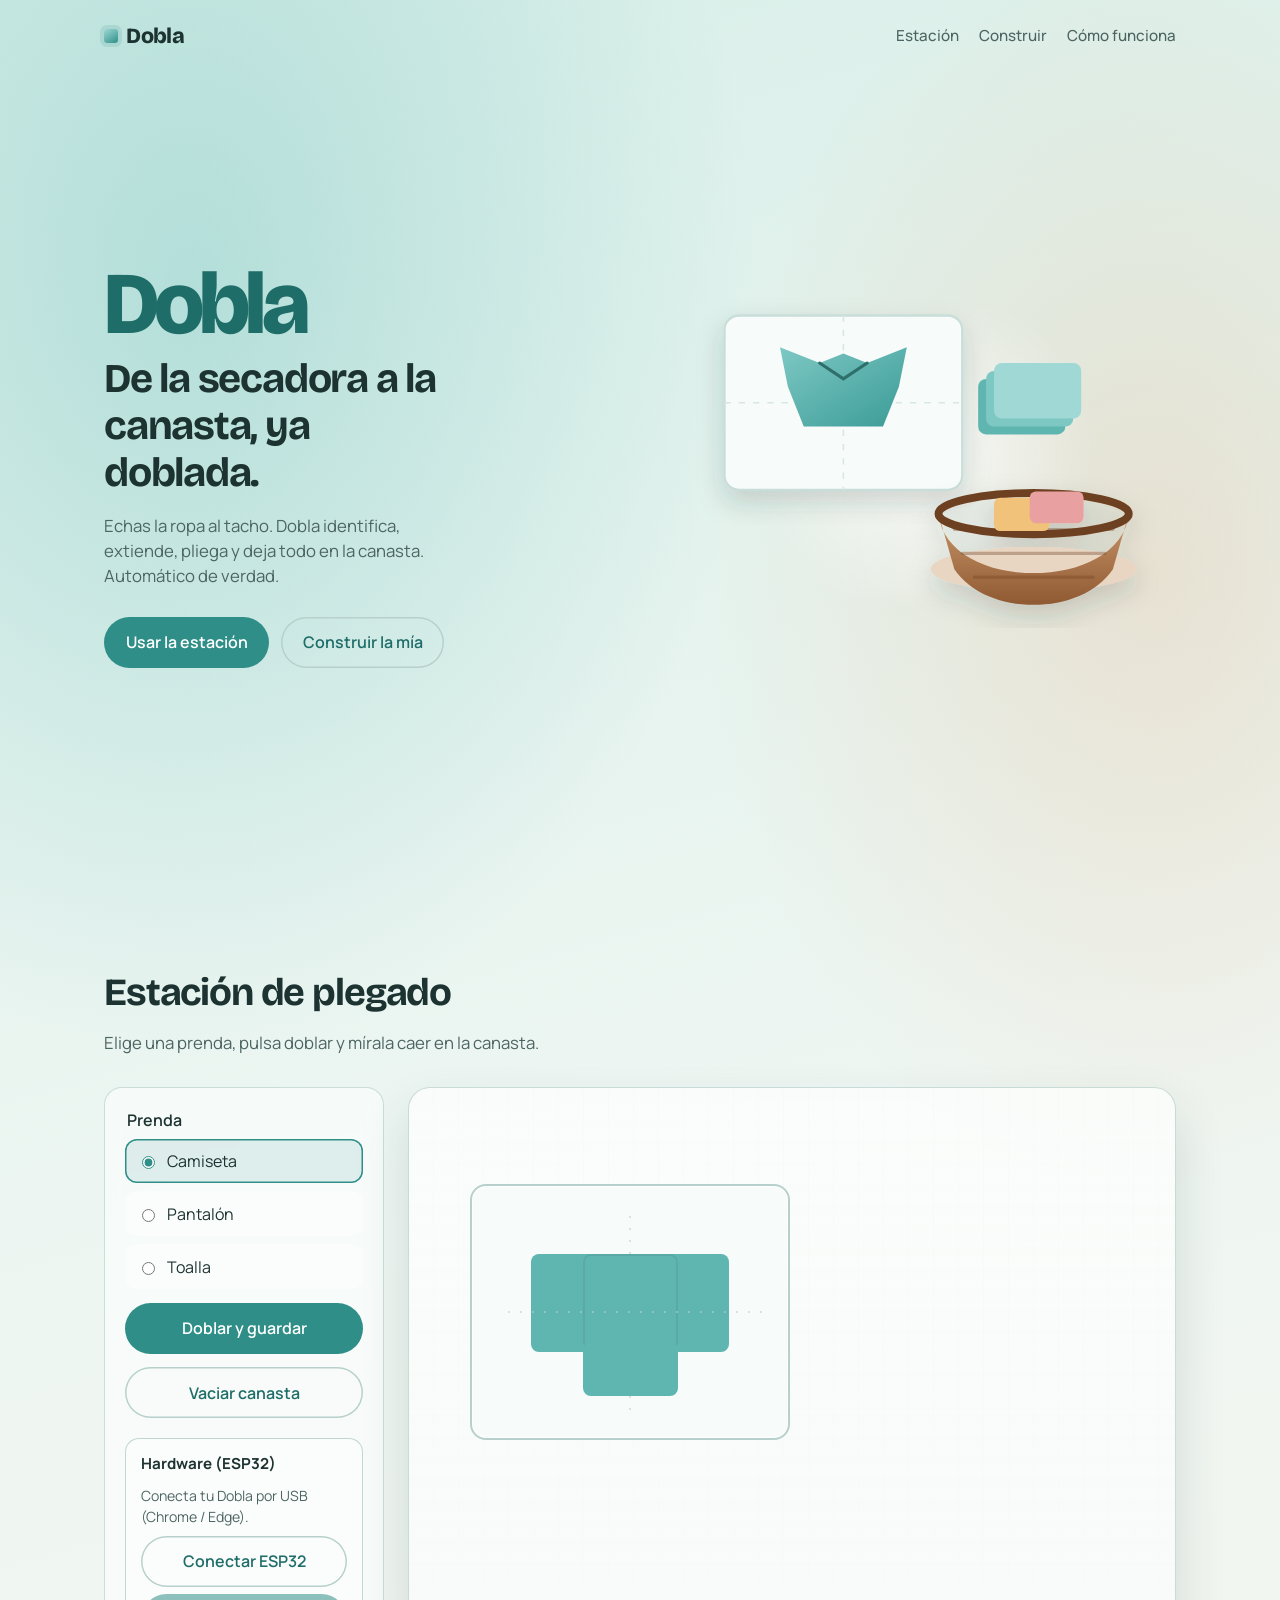
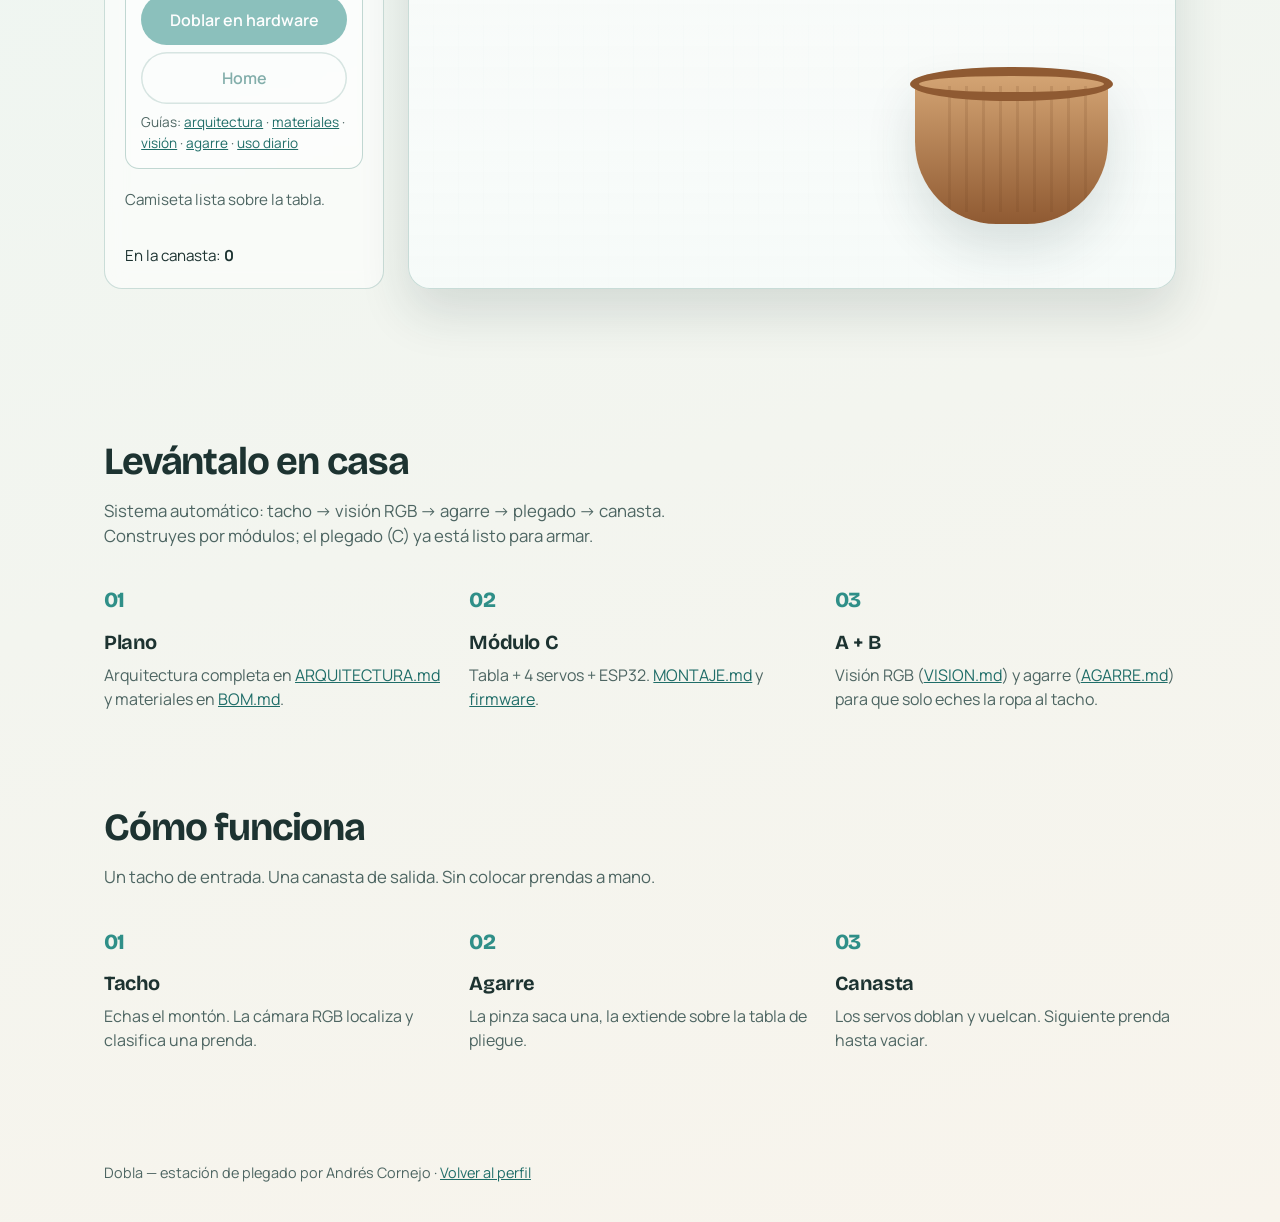
<file: plegado/index.html>
<!DOCTYPE html>
<html lang="es">
  <head>
    <meta charset="UTF-8" />
    <meta name="viewport" content="width=device-width, initial-scale=1" />
    <title>Dobla — tu ropa, doblada y en la canasta</title>
    <meta
      name="description"
      content="Prototipo interactivo de una estación que dobla tu ropa y la deja lista en la canasta."
    />
    <link
      rel="icon"
      href="data:image/svg+xml,%3Csvg xmlns='http://www.w3.org/2000/svg' viewBox='0 0 32 32'%3E%3Crect width='32' height='32' rx='8' fill='%232f8f88'/%3E%3C/svg%3E"
    />
    <link rel="preconnect" href="https://fonts.googleapis.com" />
    <link rel="preconnect" href="https://fonts.gstatic.com" crossorigin />
    <link
      href="https://fonts.googleapis.com/css2?family=Bricolage+Grotesque:opsz,wght@12..96,500;12..96,700;12..96,800&family=Manrope:wght@400;500;600&display=swap"
      rel="stylesheet"
    />
    <link rel="stylesheet" href="./styles.css" />
  </head>
  <body>
    <div class="atmosphere" aria-hidden="true"></div>

    <header class="site-header">
      <a class="brand" href="#inicio" aria-label="Dobla inicio">
        <span class="brand-mark" aria-hidden="true"></span>
        Dobla
      </a>
      <nav class="nav">
        <a href="#estacion">Estación</a>
        <a href="#construir">Construir</a>
        <a href="#como">Cómo funciona</a>
      </nav>
    </header>

    <main>
      <section id="inicio" class="hero">
        <div class="hero-copy">
          <p class="brand-lockup">Dobla</p>
          <h1>De la secadora a la canasta, ya doblada.</h1>
          <p class="lede">
            Echas la ropa al tacho. Dobla identifica, extiende, pliega y deja
            todo en la canasta. Automático de verdad.
          </p>
          <div class="cta-row">
            <a class="btn btn-primary" href="#estacion">Usar la estación</a>
            <a class="btn btn-ghost" href="#construir">Construir la mía</a>
          </div>
        </div>

        <div class="hero-stage" aria-hidden="true">
          <div class="hero-glow"></div>
          <svg
            class="hero-illustration"
            viewBox="0 0 640 520"
            role="img"
            aria-label="Ilustración de ropa doblándose hacia una canasta"
          >
            <defs>
              <linearGradient id="shirtGrad" x1="0" y1="0" x2="1" y2="1">
                <stop offset="0%" stop-color="#7ec8c4" />
                <stop offset="100%" stop-color="#3a9b96" />
              </linearGradient>
              <linearGradient id="basketGrad" x1="0" y1="0" x2="0" y2="1">
                <stop offset="0%" stop-color="#c9956a" />
                <stop offset="100%" stop-color="#8f5a32" />
              </linearGradient>
              <filter id="softShadow" x="-20%" y="-20%" width="140%" height="140%">
                <feDropShadow
                  dx="0"
                  dy="14"
                  stdDeviation="16"
                  flood-color="#1f3a3a"
                  flood-opacity="0.18"
                />
              </filter>
            </defs>

            <!-- folding board -->
            <rect
              x="70"
              y="70"
              width="300"
              height="220"
              rx="18"
              fill="#f7fbfa"
              stroke="#c9ddd9"
              stroke-width="3"
              filter="url(#softShadow)"
            />
            <path
              d="M220 70 V290"
              stroke="#d7e7e4"
              stroke-width="2"
              stroke-dasharray="8 10"
            />
            <path
              d="M70 180 H370"
              stroke="#d7e7e4"
              stroke-width="2"
              stroke-dasharray="8 10"
            />

            <!-- shirt being folded -->
            <g class="hero-shirt">
              <path
                d="M140 110 L190 130 L220 118 L250 130 L300 110 L290 160 L270 210 L170 210 L150 160 Z"
                fill="url(#shirtGrad)"
              />
              <path
                d="M190 130 L220 150 L250 130"
                fill="none"
                stroke="#2f6f6b"
                stroke-width="4"
                stroke-linecap="round"
              />
            </g>

            <!-- folded stack mid-air -->
            <g class="hero-fold">
              <rect x="390" y="150" width="110" height="70" rx="10" fill="#5fb5b0" />
              <rect x="400" y="140" width="110" height="70" rx="10" fill="#7ec8c4" />
              <rect x="410" y="130" width="110" height="70" rx="10" fill="#9fd8d4" />
            </g>

            <!-- basket -->
            <g class="hero-basket" filter="url(#softShadow)">
              <ellipse cx="460" cy="390" rx="130" ry="28" fill="#e8d5c2" />
              <path
                d="M340 320 C350 420, 570 420, 580 320 L560 390 C520 450, 400 450, 360 390 Z"
                fill="url(#basketGrad)"
              />
              <path
                d="M360 340 H560 M370 370 H550 M385 400 H535"
                stroke="#6e4120"
                stroke-width="4"
                stroke-linecap="round"
                opacity="0.35"
              />
              <ellipse
                cx="460"
                cy="320"
                rx="120"
                ry="26"
                fill="none"
                stroke="#6e4120"
                stroke-width="10"
              />
              <!-- clothes already in basket -->
              <rect x="410" y="300" width="70" height="42" rx="8" fill="#f0c27a" />
              <rect x="455" y="292" width="68" height="40" rx="8" fill="#e8a0a0" />
            </g>
          </svg>
        </div>
      </section>

      <section id="estacion" class="station">
        <div class="section-intro">
          <h2>Estación de plegado</h2>
          <p>Elige una prenda, pulsa doblar y mírala caer en la canasta.</p>
        </div>

        <div class="station-layout">
          <div class="controls">
            <fieldset class="garment-picker">
              <legend>Prenda</legend>
              <label class="garment-option">
                <input type="radio" name="garment" value="camiseta" checked />
                <span>Camiseta</span>
              </label>
              <label class="garment-option">
                <input type="radio" name="garment" value="pantalon" />
                <span>Pantalón</span>
              </label>
              <label class="garment-option">
                <input type="radio" name="garment" value="toalla" />
                <span>Toalla</span>
              </label>
            </fieldset>

            <button type="button" class="btn btn-primary" id="fold-btn">
              Doblar y guardar
            </button>
            <button type="button" class="btn btn-ghost" id="reset-btn">
              Vaciar canasta
            </button>

            <div class="hw-panel">
              <p class="hw-title">Hardware (ESP32)</p>
              <p class="hw-hint" id="hw-support">
                Conecta tu Dobla por USB (Chrome / Edge).
              </p>
              <div class="hw-actions">
                <button type="button" class="btn btn-ghost" id="connect-btn">
                  Conectar ESP32
                </button>
                <button
                  type="button"
                  class="btn btn-primary"
                  id="hw-fold-btn"
                  disabled
                >
                  Doblar en hardware
                </button>
                <button
                  type="button"
                  class="btn btn-ghost"
                  id="hw-home-btn"
                  disabled
                >
                  Home
                </button>
              </div>
              <p class="hw-link">
                Guías:
                <a href="./hardware/ARQUITECTURA.md">arquitectura</a>
                ·
                <a href="./hardware/BOM.md">materiales</a>
                ·
                <a href="./hardware/VISION.md">visión</a>
                ·
                <a href="./hardware/AGARRE.md">agarre</a>
                ·
                <a href="./hardware/USO_DIARIO.md">uso diario</a>
              </p>
            </div>

            <p class="status" id="status" role="status" aria-live="polite">
              Lista para la primera prenda.
            </p>
            <p class="counter">
              En la canasta: <strong id="count">0</strong>
            </p>
          </div>

          <div class="stage" id="stage" aria-label="Simulación de plegado">
            <div class="board">
              <div class="garment flat" id="garment" data-type="camiseta">
                <div class="panel left"></div>
                <div class="panel center"></div>
                <div class="panel right"></div>
                <div class="panel bottom"></div>
              </div>
            </div>

            <div class="flight-path" aria-hidden="true">
              <div class="folded-item" id="folded-item"></div>
            </div>

            <div class="basket" id="basket">
              <div class="basket-rim"></div>
              <div class="basket-body">
                <div class="stack" id="stack"></div>
              </div>
            </div>
          </div>
        </div>
      </section>

      <section id="construir" class="build">
        <div class="section-intro">
          <h2>Levántalo en casa</h2>
          <p>
            Sistema automático: tacho → visión RGB → agarre → plegado → canasta.
            Construyes por módulos; el plegado (C) ya está listo para armar.
          </p>
        </div>
        <ol class="steps">
          <li>
            <strong>Plano</strong>
            <span
              >Arquitectura completa en
              <a href="./hardware/ARQUITECTURA.md">ARQUITECTURA.md</a>
              y materiales en <a href="./hardware/BOM.md">BOM.md</a>.</span
            >
          </li>
          <li>
            <strong>Módulo C</strong>
            <span
              >Tabla + 4 servos + ESP32.
              <a href="./hardware/MONTAJE.md">MONTAJE.md</a> y
              <a href="./firmware/dobla_fold/dobla_fold.ino">firmware</a>.</span
            >
          </li>
          <li>
            <strong>A + B</strong>
            <span
              >Visión RGB
              (<a href="./hardware/VISION.md">VISION.md</a>)
              y agarre
              (<a href="./hardware/AGARRE.md">AGARRE.md</a>)
              para que solo eches la ropa al tacho.</span
            >
          </li>
        </ol>
      </section>

      <section id="como" class="how">
        <div class="section-intro">
          <h2>Cómo funciona</h2>
          <p>Un tacho de entrada. Una canasta de salida. Sin colocar prendas a mano.</p>
        </div>
        <ol class="steps">
          <li>
            <strong>Tacho</strong>
            <span>Echas el montón. La cámara RGB localiza y clasifica una prenda.</span>
          </li>
          <li>
            <strong>Agarre</strong>
            <span>La pinza saca una, la extiende sobre la tabla de pliegue.</span>
          </li>
          <li>
            <strong>Canasta</strong>
            <span>Los servos doblan y vuelcan. Siguiente prenda hasta vaciar.</span>
          </li>
        </ol>
      </section>
    </main>

    <footer class="site-footer">
      <p>
        Dobla — estación de plegado por Andrés Cornejo ·
        <a href="../README.md">Volver al perfil</a>
      </p>
    </footer>

    <script src="./app.js"></script>
  </body>
</html>
</file>
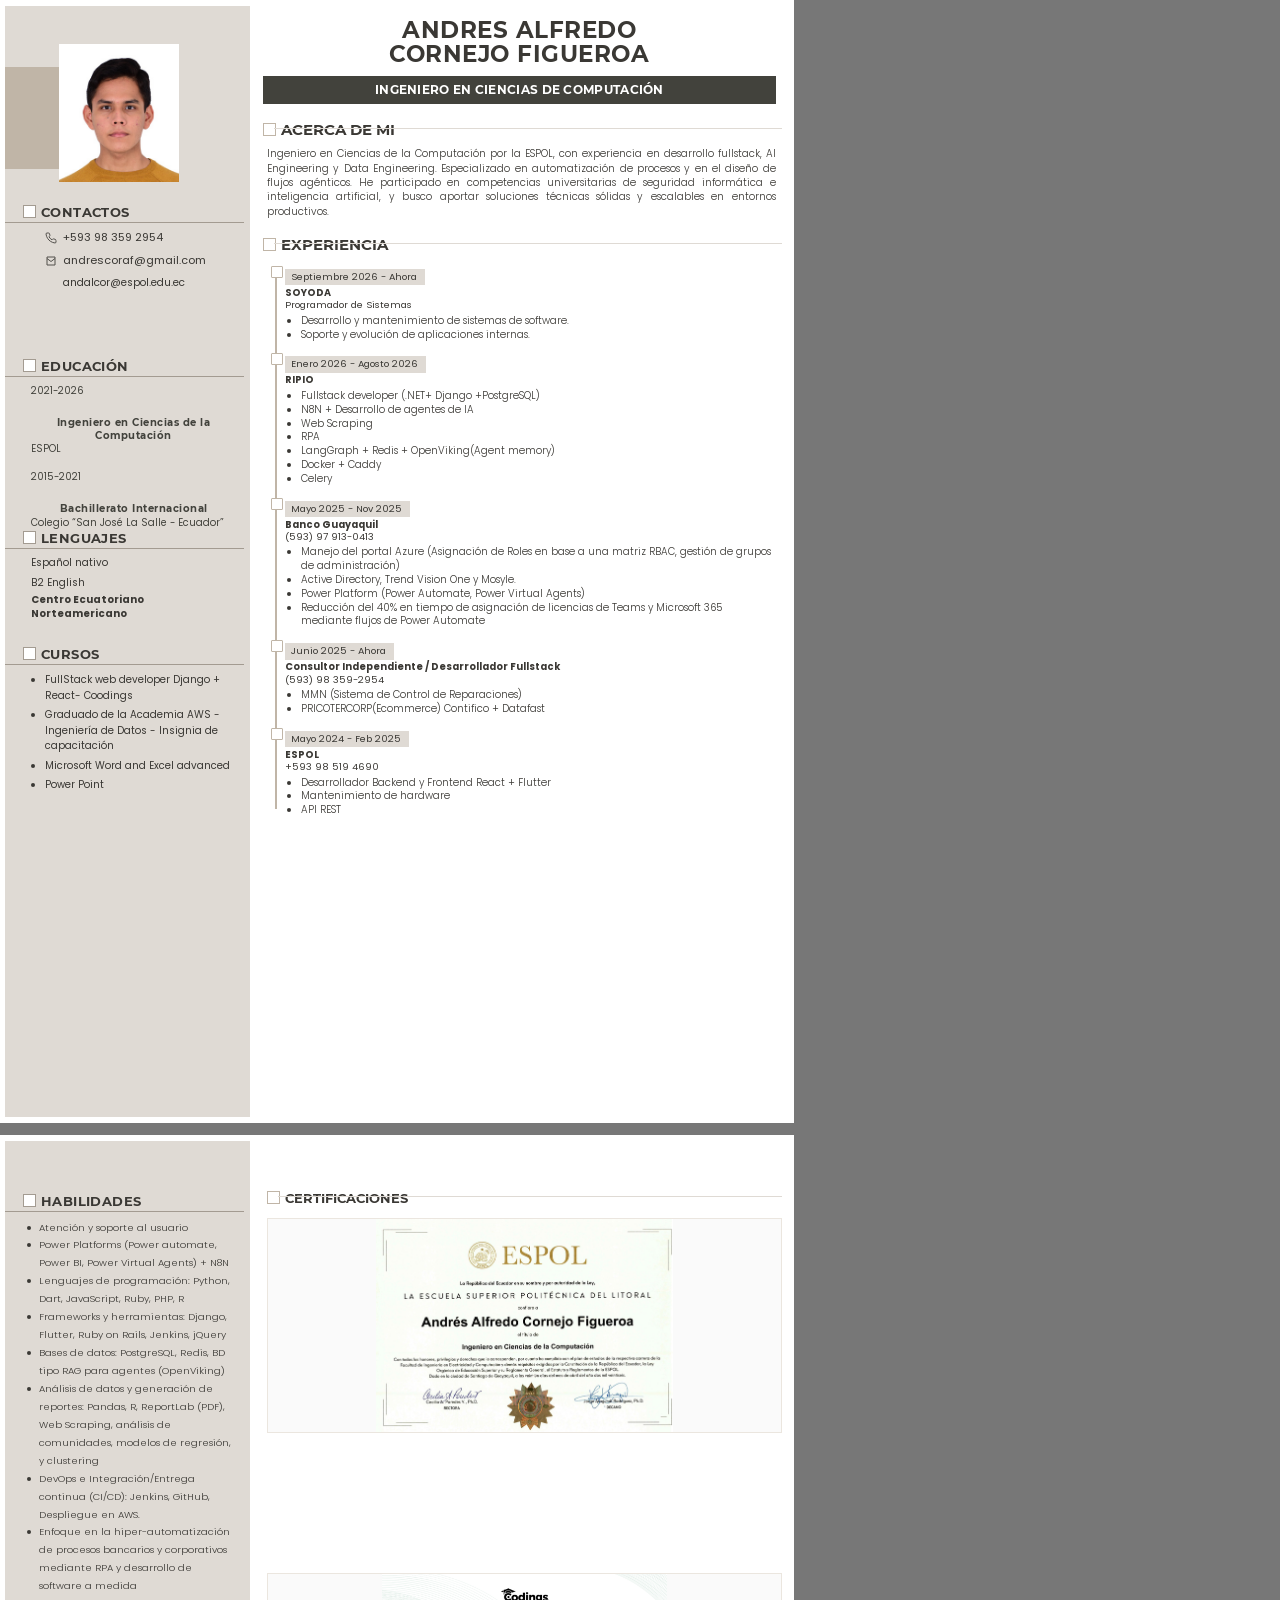
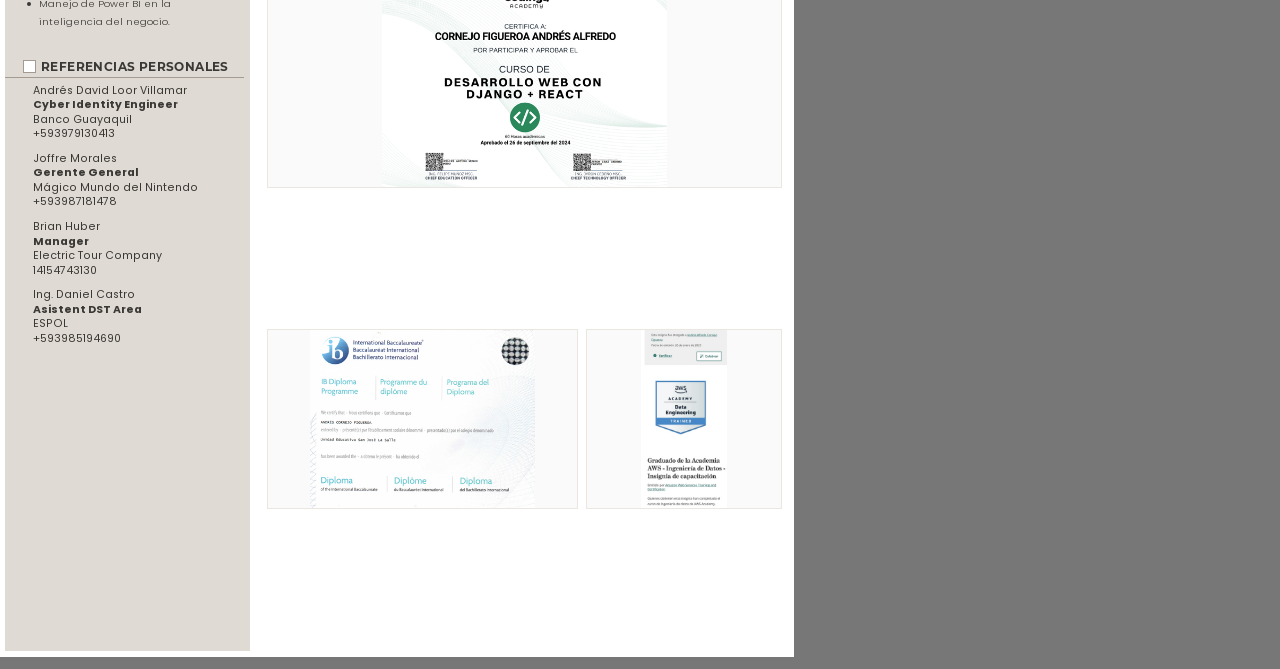
<file: cv/cv_canva_style.html>
<!DOCTYPE html>
<html lang="es">
<head>
  <meta charset="UTF-8" />
  <title>CV Andrés Alfredo Cornejo Figueroa</title>
  <style>
    @font-face {
      font-family: "Poppins";
      src: url("assets/fonts/Poppins-Light.ttf") format("truetype");
      font-weight: 300;
      font-style: normal;
    }
    @font-face {
      font-family: "Poppins";
      src: url("assets/fonts/Poppins-Regular.ttf") format("truetype");
      font-weight: 400;
      font-style: normal;
    }
    @font-face {
      font-family: "Poppins";
      src: url("assets/fonts/Poppins-SemiBold.ttf") format("truetype");
      font-weight: 600;
      font-style: normal;
    }
    @font-face {
      font-family: "Poppins";
      src: url("assets/fonts/Poppins-Bold.ttf") format("truetype");
      font-weight: 700;
      font-style: normal;
    }
    @font-face {
      font-family: "Garet";
      src: url("assets/fonts/Montserrat-Bold.ttf") format("truetype");
      font-weight: 700;
      font-style: normal;
    }

    @page {
      size: A4;
      margin: 0;
    }

    * { box-sizing: border-box; margin: 0; padding: 0; }

    :root {
      --beige: #dfdad4;
      --beige-dark: #c0b5a7;
      --ink: #3a3834;
      --ink-soft: #42423c;
      --line: #a39b91;
      --white: #ffffff;
      --sidebar-w: 245px;
    }

    html, body {
      width: 210mm;
      background: #777;
      color: var(--ink);
      font-family: "Poppins", sans-serif;
      -webkit-print-color-adjust: exact;
      print-color-adjust: exact;
    }

    .page {
      width: 210mm;
      height: 297mm;
      background: var(--white);
      position: relative;
      overflow: hidden;
      page-break-after: always;
      margin: 0 auto 12px;
    }

    .sidebar {
      position: absolute;
      top: 6px;
      left: 5px;
      bottom: 6px;
      width: var(--sidebar-w);
      background: var(--beige);
    }

    .photo-wrap {
      position: absolute;
      top: 38px;
      left: 54px;
      width: 120px;
      height: 138px;
      overflow: hidden;
      background: var(--beige-dark);
    }
    .photo-wrap img {
      width: 100%;
      height: 100%;
      object-fit: cover;
      object-position: center top;
    }

    /* decorative accent behind photo (like original) */
    .photo-accent {
      position: absolute;
      top: 61px;
      left: 0;
      width: 60px;
      height: 102px;
      background: var(--beige-dark);
    }

    .side-section {
      position: absolute;
      left: 18px;
      right: 14px;
    }

    .side-title {
      font-family: "Garet", "Poppins", sans-serif;
      font-weight: 700;
      font-size: 13px;
      letter-spacing: 0.4px;
      text-transform: uppercase;
      margin-bottom: 10px;
      padding-left: 18px;
      position: relative;
    }

    .side-title::before {
      content: "";
      position: absolute;
      left: 0;
      top: 1px;
      width: 11px;
      height: 11px;
      border: 1.5px solid var(--line);
      background: var(--white);
    }

    .side-rule {
      position: absolute;
      left: -18px;
      right: -8px;
      top: 18px;
      border-top: 1.5px solid var(--line);
    }

    .side-title .side-rule { display: block; }

    .contact { top: 198px; }
    .contact p {
      font-size: 11px;
      line-height: 1.35;
      margin: 0 0 8px 22px;
      display: flex;
      align-items: flex-start;
      gap: 6px;
    }
    .contact .ico {
      width: 12px;
      height: 12px;
      margin-top: 2px;
      flex: 0 0 auto;
      opacity: 0.85;
    }

    .edu { top: 352px; }
    .edu-item { margin: 0 0 14px 8px; }
    .edu-item .dates {
      font-size: 9.8px;
      font-weight: 400;
      color: var(--ink-soft);
    }
    .edu-item .name {
      font-size: 9.8px;
      font-weight: 700;
      color: var(--ink-soft);
      line-height: 1.35;
    }
    .edu-item .place {
      font-size: 9.8px;
      font-weight: 400;
      color: var(--ink-soft);
    }

    .langs { top: 524px; }
    .langs p {
      font-size: 10px;
      margin: 0 0 6px 8px;
      line-height: 1.35;
    }
    .langs .place {
      font-weight: 700;
      margin-top: -2px;
    }

    .cursos { top: 640px; }
    .cursos ul {
      list-style: disc;
      margin-left: 22px;
      font-size: 10px;
      line-height: 1.55;
    }
    .cursos li { margin-bottom: 4px; }

    /* RIGHT COLUMN */
    .main {
      position: absolute;
      left: calc(var(--sidebar-w) + 18px);
      right: 18px;
      top: 0;
      bottom: 0;
    }

    .name {
      font-family: "Garet", "Poppins", sans-serif;
      font-weight: 700;
      font-size: 23px;
      line-height: 1.05;
      text-align: center;
      margin-top: 18px;
      letter-spacing: 0.5px;
    }

    .role-bar {
      margin: 10px auto 0;
      background: #42423c;
      color: #fff;
      text-align: center;
      font-family: "Garet", "Poppins", sans-serif;
      font-weight: 700;
      font-size: 11.5px;
      letter-spacing: 0.3px;
      padding: 7px 10px;
      width: 100%;
    }

    .main-title {
      font-family: "Garet", "Poppins", sans-serif;
      font-weight: 700;
      font-size: 15px;
      text-transform: uppercase;
      margin: 16px 0 8px;
      padding-left: 18px;
      position: relative;
    }
    .main-title::before {
      content: "";
      position: absolute;
      left: 0;
      top: 3px;
      width: 11px;
      height: 11px;
      border: 1.5px solid var(--beige-dark);
      background: var(--white);
    }
    .main-title::after {
      content: "";
      position: absolute;
      left: 11px;
      right: -6px;
      top: 8px;
      border-top: 1.5px solid var(--beige);
    }

    .about {
      font-family: "Poppins", sans-serif;
      font-weight: 300;
      font-size: 10.1px;
      line-height: 1.42;
      text-align: justify;
      margin-left: 4px;
    }

    .timeline {
      position: relative;
      margin-top: 4px;
      margin-left: 8px;
      padding-left: 14px;
    }
    .timeline::before {
      content: "";
      position: absolute;
      left: 4px;
      top: 10px;
      bottom: 8px;
      width: 1.5px;
      background: var(--beige-dark);
    }

    .job {
      position: relative;
      margin-bottom: 8px;
    }
    .job::before {
      content: "";
      position: absolute;
      left: -14px;
      top: 4px;
      width: 10px;
      height: 10px;
      border: 1.5px solid var(--beige-dark);
      background: var(--white);
      border-radius: 1px;
      z-index: 1;
    }

    .job-date {
      display: inline-block;
      background: var(--beige);
      font-size: 9.6px;
      padding: 2px 8px 2px 6px;
      margin-bottom: 1px;
      line-height: 1.3;
    }
    .job-company {
      font-size: 9.6px;
      font-weight: 700;
      line-height: 1.3;
    }
    .job-role {
      font-size: 9.6px;
      font-weight: 400;
      line-height: 1.3;
      margin-bottom: 2px;
    }
    .job ul {
      list-style: disc;
      margin: 2px 0 0 16px;
      font-family: "Poppins", sans-serif;
      font-weight: 300;
      font-size: 10px;
      line-height: 1.38;
    }

    /* PAGE 2 */
    .skills { top: 52px; }
    .skills ul {
      list-style: none;
      margin: 8px 0 0 4px;
      font-family: "Poppins", sans-serif;
      font-weight: 300;
      font-size: 9.7px;
      line-height: 1.85;
    }
    .skills li {
      position: relative;
      padding-left: 12px;
    }
    .skills li::before {
      content: "";
      position: absolute;
      left: 0;
      top: 7px;
      width: 4px;
      height: 4px;
      background: var(--ink);
      border-radius: 50%;
    }

    .refs { top: 518px; }
    .ref {
      margin: 0 0 10px 10px;
      font-size: 10.8px;
      line-height: 1.35;
    }
    .ref .rname { font-weight: 400; }
    .ref .rrole { font-weight: 700; }
    .ref .rorg, .ref .rphone { font-weight: 400; }

    .certs {
      position: absolute;
      left: calc(var(--sidebar-w) + 22px);
      right: 12px;
      top: 55px;
      bottom: 18px;
    }
    .certs h2 {
      font-family: "Garet", "Poppins", sans-serif;
      font-weight: 700;
      font-size: 13px;
      margin-bottom: 12px;
      padding-left: 18px;
      position: relative;
    }
    .certs h2::before {
      content: "";
      position: absolute;
      left: 0;
      top: 1px;
      width: 11px;
      height: 11px;
      border: 1.5px solid var(--beige-dark);
      background: var(--white);
    }
    .certs h2::after {
      content: "";
      position: absolute;
      left: 11px;
      right: 0;
      top: 6px;
      border-top: 1.5px solid var(--beige);
    }
    .cert-grid {
      display: grid;
      grid-template-columns: 1fr;
      gap: 10px;
      height: calc(100% - 28px);
    }
    .cert-grid img {
      width: 100%;
      height: auto;
      max-height: 215px;
      object-fit: contain;
      object-position: center top;
      background: #fafafa;
      border: 1px solid #ebe6df;
    }
    .cert-bottom {
      display: grid;
      grid-template-columns: 1.35fr 0.85fr;
      gap: 8px;
      align-items: start;
    }
    .cert-bottom img { max-height: 180px; }

    @media print {
      html, body { background: none; width: auto; }
      .page { margin: 0; box-shadow: none; }
    }
  </style>
</head>
<body>
  <!-- PAGE 1 -->
  <section class="page">
    <div class="sidebar">
      <div class="photo-accent"></div>
      <div class="photo-wrap">
        <img src="assets/foto.jpg" alt="Foto de Andrés Cornejo" />
      </div>

      <div class="side-section contact">
        <div class="side-title">CONTACTOS<span class="side-rule"></span></div>
        <p>
          <svg class="ico" viewBox="0 0 24 24" fill="none" stroke="#3a3834" stroke-width="2"><path d="M22 16.9v3a2 2 0 0 1-2.2 2 19.8 19.8 0 0 1-8.6-3.1 19.5 19.5 0 0 1-6-6A19.8 19.8 0 0 1 2.1 4.2 2 2 0 0 1 4.1 2h3a2 2 0 0 1 2 1.7c.1.9.3 1.8.6 2.6a2 2 0 0 1-.5 2.1L8 9.6a16 16 0 0 0 6 6l1.2-1.2a2 2 0 0 1 2.1-.5c.8.3 1.7.5 2.6.6a2 2 0 0 1 1.7 2z"/></svg>
          +593 98 359 2954
        </p>
        <p>
          <svg class="ico" viewBox="0 0 24 24" fill="none" stroke="#3a3834" stroke-width="2"><path d="M4 4h16v16H4z"/><path d="m4 7 8 6 8-6"/></svg>
          andrescoraf@gmail.com
        </p>
        <p style="margin-left:40px;font-size:10.5px;">andalcor@espol.edu.ec</p>
      </div>

      <div class="side-section edu">
        <div class="side-title">EDUCACIÓN<span class="side-rule"></span></div>
        <div class="edu-item">
          <div class="dates">2021-2026</div>
          <div class="name">Ingeniero en Ciencias de la<br/>Computación</div>
          <div class="place">ESPOL</div>
        </div>
        <div class="edu-item">
          <div class="dates">2015-2021</div>
          <div class="name">Bachillerato Internacional</div>
          <div class="place">Colegio “San José La Salle - Ecuador”</div>
        </div>
      </div>

      <div class="side-section langs">
        <div class="side-title">LENGUAJES<span class="side-rule"></span></div>
        <p>Español nativo</p>
        <p>B2 English</p>
        <p class="place">Centro Ecuatoriano Norteamericano</p>
      </div>

      <div class="side-section cursos">
        <div class="side-title">CURSOS<span class="side-rule"></span></div>
        <ul>
          <li>FullStack web developer Django + React- Coodings</li>
          <li>Graduado de la Academia AWS - Ingeniería de Datos - Insignia de capacitación</li>
          <li>Microsoft Word and Excel advanced</li>
          <li>Power Point</li>
        </ul>
      </div>
    </div>

    <div class="main">
      <div class="name">ANDRES ALFREDO<br/>CORNEJO FIGUEROA</div>
      <div class="role-bar">INGENIERO EN CIENCIAS DE COMPUTACIÓN</div>

      <h2 class="main-title">ACERCA DE MI</h2>
      <p class="about">
        Ingeniero en Ciencias de la Computación por la ESPOL, con experiencia
        en desarrollo fullstack, AI Engineering y Data Engineering. Especializado
        en automatización de procesos y en el diseño de flujos agénticos. He
        participado en competencias universitarias de seguridad informática e
        inteligencia artificial, y busco aportar soluciones técnicas sólidas y
        escalables en entornos productivos.
      </p>

      <h2 class="main-title">EXPERIENCIA</h2>
      <div class="timeline">
        <div class="job">
          <div class="job-date">Septiembre 2026 - Ahora</div>
          <div class="job-company">SOYODA</div>
          <div class="job-role">Programador de Sistemas</div>
          <ul>
            <li>Desarrollo y mantenimiento de sistemas de software.</li>
            <li>Soporte y evolución de aplicaciones internas.</li>
          </ul>
        </div>

        <div class="job">
          <div class="job-date">Enero 2026 - Agosto 2026</div>
          <div class="job-company">RIPIO</div>
          <ul>
            <li>Fullstack developer (.NET+ Django +PostgreSQL)</li>
            <li>N8N + Desarrollo de agentes de IA</li>
            <li>Web Scraping</li>
            <li>RPA</li>
            <li>LangGraph + Redis + OpenViking(Agent memory)</li>
            <li>Docker + Caddy</li>
            <li>Celery</li>
          </ul>
        </div>

        <div class="job">
          <div class="job-date">Mayo 2025 - Nov 2025</div>
          <div class="job-company">Banco Guayaquil</div>
          <div class="job-role">(593) 97 913-0413</div>
          <ul>
            <li>Manejo del portal Azure (Asignación de Roles en base a una matriz RBAC, gestión de grupos de administración)</li>
            <li>Active Directory, Trend Vision One y Mosyle.</li>
            <li>Power Platform (Power Automate, Power Virtual Agents)</li>
            <li>Reducción del 40% en tiempo de asignación de licencias de Teams y Microsoft 365 mediante flujos de Power Automate</li>
          </ul>
        </div>

        <div class="job">
          <div class="job-date">Junio 2025 - Ahora</div>
          <div class="job-company">Consultor Independiente / Desarrollador Fullstack</div>
          <div class="job-role">(593) 98 359-2954</div>
          <ul>
            <li>MMN (Sistema de Control de Reparaciones)</li>
            <li>PRICOTERCORP(Ecommerce) Contifico + Datafast</li>
          </ul>
        </div>

        <div class="job">
          <div class="job-date">Mayo 2024 - Feb 2025</div>
          <div class="job-company">ESPOL</div>
          <div class="job-role">+593 98 519 4690</div>
          <ul>
            <li>Desarrollador Backend y Frontend React + Flutter</li>
            <li>Mantenimiento de hardware</li>
            <li>API REST</li>
          </ul>
        </div>
      </div>
    </div>
  </section>

  <!-- PAGE 2 -->
  <section class="page">
    <div class="sidebar" style="top:6px;bottom:6px;">
      <div class="side-section skills">
        <div class="side-title">HABILIDADES<span class="side-rule"></span></div>
        <ul>
          <li>Atención y soporte al usuario</li>
          <li>Power Platforms (Power automate, Power BI, Power Virtual Agents) + N8N</li>
          <li>Lenguajes de programación: Python, Dart, JavaScript, Ruby, PHP, R</li>
          <li>Frameworks y herramientas: Django, Flutter, Ruby on Rails, Jenkins, jQuery</li>
          <li>Bases de datos: PostgreSQL, Redis, BD tipo RAG para agentes (OpenViking)</li>
          <li>Análisis de datos y generación de reportes: Pandas, R, ReportLab (PDF), Web Scraping, análisis de comunidades, modelos de regresión, y clustering</li>
          <li>DevOps e Integración/Entrega continua (CI/CD): Jenkins, GitHub, Despliegue en AWS.</li>
          <li>Enfoque en la hiper-automatización de procesos bancarios y corporativos mediante RPA y desarrollo de software a medida</li>
          <li>Manejo de Power BI en la inteligencia del negocio.</li>
        </ul>
      </div>

      <div class="side-section refs">
        <div class="side-title" style="font-size:12px;">REFERENCIAS PERSONALES<span class="side-rule"></span></div>
        <div class="ref">
          <div class="rname">Andrés David Loor Villamar</div>
          <div class="rrole">Cyber Identity Engineer</div>
          <div class="rorg">Banco Guayaquil</div>
          <div class="rphone">+593979130413</div>
        </div>
        <div class="ref">
          <div class="rname">Joffre Morales</div>
          <div class="rrole">Gerente General</div>
          <div class="rorg">Mágico Mundo del Nintendo</div>
          <div class="rphone">+593987181478</div>
        </div>
        <div class="ref">
          <div class="rname">Brian Huber</div>
          <div class="rrole">Manager</div>
          <div class="rorg">Electric Tour Company</div>
          <div class="rphone">14154743130</div>
        </div>
        <div class="ref">
          <div class="rname">Ing. Daniel Castro</div>
          <div class="rrole">Asistent DST Area</div>
          <div class="rorg">ESPOL</div>
          <div class="rphone">+593985194690</div>
        </div>
      </div>
    </div>

    <div class="certs">
      <h2>CERTIFICACIONES</h2>
      <div class="cert-grid">
        <img src="assets/cert_espol.png" alt="Título ESPOL" />
        <img src="assets/cert_codings.png" alt="Certificado Codings Django + React" />
        <div class="cert-bottom">
          <img src="assets/cert_ib.png" alt="Diploma Bachillerato Internacional" />
          <img src="assets/cert_aws.png" alt="AWS Academy Data Engineering" />
        </div>
      </div>
    </div>
  </section>
</body>
</html>
</file>
<file: plegado/styles.css>
:root {
  --bg-top: #d9efe9;
  --bg-mid: #eef6f2;
  --bg-bottom: #f8f4ec;
  --ink: #1d3331;
  --muted: #4d6562;
  --line: #b7d0cb;
  --surface: rgba(255, 255, 255, 0.55);
  --surface-strong: #f7fbfa;
  --accent: #2f8f88;
  --accent-deep: #1f6d68;
  --accent-soft: #9fd8d4;
  --wood-deep: #8f5a32;
  --wood-light: #d4a574;
  --shirt: #5fb5b0;
  --pants: #4a6fa5;
  --towel: #e8a06a;
  --shadow: 0 24px 50px rgba(31, 58, 58, 0.14);
  --radius: 18px;
  --font-display: "Bricolage Grotesque", Georgia, serif;
  --font-body: "Manrope", system-ui, sans-serif;
}

* {
  box-sizing: border-box;
}

html {
  scroll-behavior: smooth;
}

body {
  margin: 0;
  min-height: 100vh;
  color: var(--ink);
  font-family: var(--font-body);
  background:
    radial-gradient(ellipse 80% 50% at 15% 10%, rgba(127, 200, 196, 0.45), transparent 55%),
    radial-gradient(ellipse 70% 45% at 90% 20%, rgba(232, 160, 106, 0.22), transparent 50%),
    linear-gradient(165deg, var(--bg-top) 0%, var(--bg-mid) 42%, var(--bg-bottom) 100%);
  line-height: 1.5;
}

.atmosphere {
  pointer-events: none;
  position: fixed;
  inset: 0;
  background-image:
    repeating-linear-gradient(
      115deg,
      transparent 0,
      transparent 11px,
      rgba(255, 255, 255, 0.04) 11px,
      rgba(255, 255, 255, 0.04) 12px
    );
  opacity: 0.7;
  z-index: 0;
}

.site-header,
main,
.site-footer {
  position: relative;
  z-index: 1;
}

.site-header {
  display: flex;
  align-items: center;
  justify-content: space-between;
  max-width: 1120px;
  margin: 0 auto;
  padding: 1.25rem 1.5rem;
}

.brand {
  display: inline-flex;
  align-items: center;
  gap: 0.55rem;
  color: var(--ink);
  text-decoration: none;
  font-family: var(--font-display);
  font-weight: 800;
  font-size: 1.35rem;
  letter-spacing: -0.03em;
}

.brand-mark {
  width: 0.85rem;
  height: 0.85rem;
  border-radius: 0.2rem;
  background: linear-gradient(145deg, var(--accent-soft), var(--accent));
  box-shadow: 0 0 0 4px rgba(47, 143, 136, 0.15);
}

.nav {
  display: flex;
  gap: 1.25rem;
}

.nav a {
  color: var(--muted);
  text-decoration: none;
  font-weight: 500;
  font-size: 0.95rem;
}

.nav a:hover {
  color: var(--accent-deep);
}

.hero {
  display: grid;
  grid-template-columns: 1.05fr 1fr;
  gap: 2rem;
  align-items: center;
  max-width: 1120px;
  margin: 0 auto;
  min-height: calc(100vh - 5rem);
  padding: 1rem 1.5rem 3rem;
}

.brand-lockup {
  margin: 0 0 0.75rem;
  font-family: var(--font-display);
  font-size: clamp(3rem, 8vw, 5.5rem);
  font-weight: 800;
  letter-spacing: -0.055em;
  line-height: 0.9;
  color: var(--accent-deep);
  animation: rise-in 0.9s ease both;
}

.hero h1 {
  margin: 0 0 1rem;
  max-width: 14ch;
  font-family: var(--font-display);
  font-size: clamp(1.7rem, 3.4vw, 2.55rem);
  font-weight: 700;
  letter-spacing: -0.03em;
  line-height: 1.15;
  animation: rise-in 0.9s ease 0.08s both;
}

.lede {
  margin: 0 0 1.75rem;
  max-width: 36ch;
  color: var(--muted);
  font-size: 1.05rem;
  animation: rise-in 0.9s ease 0.16s both;
}

.cta-row {
  display: flex;
  flex-wrap: wrap;
  gap: 0.75rem;
  animation: rise-in 0.9s ease 0.24s both;
}

.btn {
  appearance: none;
  border: none;
  border-radius: 999px;
  padding: 0.85rem 1.35rem;
  font: inherit;
  font-weight: 600;
  cursor: pointer;
  text-decoration: none;
  display: inline-flex;
  align-items: center;
  justify-content: center;
  transition: transform 0.2s ease, background 0.2s ease, color 0.2s ease;
}

.btn:hover {
  transform: translateY(-1px);
}

.btn:disabled {
  opacity: 0.55;
  cursor: not-allowed;
  transform: none;
}

.btn-primary {
  background: var(--accent);
  color: #fff;
}

.btn-primary:hover:not(:disabled) {
  background: var(--accent-deep);
}

.btn-ghost {
  background: transparent;
  color: var(--accent-deep);
  box-shadow: inset 0 0 0 1.5px var(--line);
}

.hero-stage {
  position: relative;
  animation: float-in 1.1s ease 0.2s both;
}

.hero-glow {
  position: absolute;
  inset: 12% 10% 18%;
  background: radial-gradient(circle, rgba(255, 255, 255, 0.75), transparent 70%);
  filter: blur(8px);
}

.hero-illustration {
  position: relative;
  width: 100%;
  height: auto;
  display: block;
}

.hero-shirt {
  transform-origin: 220px 160px;
  animation: shirt-nudge 4.5s ease-in-out infinite;
}

.hero-fold {
  transform-origin: 450px 165px;
  animation: fold-float 3.8s ease-in-out infinite;
}

.hero-basket {
  transform-origin: 460px 390px;
  animation: basket-settle 5s ease-in-out infinite;
}

.station,
.how {
  max-width: 1120px;
  margin: 0 auto;
  padding: 4.5rem 1.5rem;
}

.section-intro {
  max-width: 36rem;
  margin-bottom: 2rem;
}

.section-intro h2 {
  margin: 0 0 0.5rem;
  font-family: var(--font-display);
  font-size: clamp(1.8rem, 3vw, 2.4rem);
  letter-spacing: -0.03em;
}

.section-intro p {
  margin: 0;
  color: var(--muted);
  font-size: 1.05rem;
}

.station-layout {
  display: grid;
  grid-template-columns: 280px 1fr;
  gap: 1.5rem;
  align-items: stretch;
}

.controls {
  display: flex;
  flex-direction: column;
  gap: 0.85rem;
  padding: 1.25rem;
  background: var(--surface);
  backdrop-filter: blur(10px);
  border: 1px solid rgba(183, 208, 203, 0.7);
  border-radius: var(--radius);
}

.garment-picker {
  margin: 0;
  padding: 0;
  border: none;
  display: flex;
  flex-direction: column;
  gap: 0.5rem;
}

.garment-picker legend {
  margin-bottom: 0.4rem;
  font-weight: 600;
}

.garment-option {
  display: flex;
  align-items: center;
  gap: 0.55rem;
  padding: 0.65rem 0.75rem;
  border-radius: 12px;
  cursor: pointer;
  background: rgba(255, 255, 255, 0.45);
  transition: background 0.2s ease;
}

.garment-option:has(input:checked) {
  background: rgba(47, 143, 136, 0.12);
  box-shadow: inset 0 0 0 1.5px var(--accent);
}

.garment-option input {
  accent-color: var(--accent);
}

.status {
  margin: 0.4rem 0 0;
  min-height: 2.8em;
  color: var(--muted);
  font-size: 0.95rem;
}

.counter {
  margin: 0;
  font-size: 0.95rem;
}

.stage {
  position: relative;
  min-height: 420px;
  padding: 1.5rem;
  border-radius: calc(var(--radius) + 4px);
  background:
    linear-gradient(180deg, rgba(255, 255, 255, 0.7), rgba(247, 251, 250, 0.85)),
    repeating-linear-gradient(
      90deg,
      transparent,
      transparent 24px,
      rgba(183, 208, 203, 0.18) 24px,
      rgba(183, 208, 203, 0.18) 25px
    );
  border: 1px solid rgba(183, 208, 203, 0.75);
  box-shadow: var(--shadow);
  overflow: hidden;
}

.board {
  position: absolute;
  left: 8%;
  top: 12%;
  width: min(320px, 48%);
  aspect-ratio: 1.25 / 1;
  background: var(--surface-strong);
  border: 2px solid var(--line);
  border-radius: 16px;
  box-shadow: inset 0 0 0 1px rgba(255, 255, 255, 0.8);
}

.board::before,
.board::after {
  content: "";
  position: absolute;
  background: repeating-linear-gradient(
    to right,
    transparent 0 10px,
    rgba(183, 208, 203, 0.55) 10px 12px
  );
}

.board::before {
  left: 50%;
  top: 8%;
  bottom: 8%;
  width: 2px;
  transform: translateX(-50%);
  background: repeating-linear-gradient(
    to bottom,
    transparent 0 10px,
    rgba(183, 208, 203, 0.55) 10px 12px
  );
}

.board::after {
  top: 50%;
  left: 8%;
  right: 8%;
  height: 2px;
  transform: translateY(-50%);
}

.garment {
  --garment-color: var(--shirt);
  position: absolute;
  inset: 14% 16%;
  transform-style: preserve-3d;
}

.garment[data-type="pantalon"] {
  --garment-color: var(--pants);
}

.garment[data-type="pantalon"] .left,
.garment[data-type="pantalon"] .right {
  top: 42%;
  bottom: 4%;
  width: 32%;
  border-radius: 8px;
}

.garment[data-type="pantalon"] .center {
  inset: 14% 30% 48%;
}

.garment[data-type="pantalon"] .bottom {
  display: none;
}

.garment[data-type="toalla"] {
  --garment-color: var(--towel);
}

.garment[data-type="toalla"] .left,
.garment[data-type="toalla"] .right {
  top: 12%;
  bottom: 12%;
  width: 22%;
}

.garment[data-type="toalla"] .center {
  inset: 12% 22%;
}

.garment[data-type="toalla"] .bottom {
  display: none;
}

.garment .panel {
  position: absolute;
  background: var(--garment-color);
  transition: transform 0.45s cubic-bezier(0.4, 0.1, 0.2, 1);
  transform-origin: center;
}

.garment .center {
  inset: 18% 28% 28%;
  border-radius: 8px;
  z-index: 2;
  box-shadow: inset 0 0 0 2px rgba(0, 0, 0, 0.06);
}

.garment .left {
  top: 18%;
  bottom: 28%;
  left: 4%;
  width: 28%;
  border-radius: 8px 0 0 8px;
  transform-origin: right center;
  z-index: 1;
}

.garment .right {
  top: 18%;
  bottom: 28%;
  right: 4%;
  width: 28%;
  border-radius: 0 8px 8px 0;
  transform-origin: left center;
  z-index: 1;
}

.garment .bottom {
  left: 28%;
  right: 28%;
  bottom: 4%;
  height: 28%;
  border-radius: 0 0 8px 8px;
  transform-origin: top center;
  z-index: 3;
}

.garment.folding .left {
  transform: rotateY(-165deg);
}

.garment.folding .right {
  transform: rotateY(165deg);
}

.garment.folding .bottom {
  transform: rotateX(165deg);
}

.garment.folded {
  opacity: 0;
  transition: opacity 0.2s ease;
}

.flight-path {
  position: absolute;
  inset: 0;
  pointer-events: none;
}

.folded-item {
  position: absolute;
  left: 18%;
  top: 28%;
  width: 88px;
  height: 58px;
  border-radius: 10px;
  background: var(--shirt);
  opacity: 0;
  box-shadow: 0 10px 24px rgba(31, 58, 58, 0.2);
  transform: scale(0.85);
}

.folded-item.visible {
  opacity: 1;
}

.folded-item.flying {
  animation: drop-to-basket 0.85s cubic-bezier(0.35, 0.1, 0.2, 1) forwards;
}

.folded-item[data-type="pantalon"] {
  background: var(--pants);
}

.folded-item[data-type="toalla"] {
  background: var(--towel);
}

.basket {
  position: absolute;
  right: 7%;
  bottom: 8%;
  width: min(220px, 38%);
  aspect-ratio: 1.15 / 1;
}

.basket-rim {
  position: absolute;
  top: 18%;
  left: 4%;
  right: 4%;
  height: 18%;
  border: 9px solid var(--wood-deep);
  border-radius: 50%;
  z-index: 3;
  background: transparent;
}

.basket-body {
  position: absolute;
  inset: 22% 6% 0;
  background: linear-gradient(180deg, var(--wood-light), var(--wood-deep));
  border-radius: 10% 10% 42% 42% / 8% 8% 55% 55%;
  box-shadow: var(--shadow);
  overflow: hidden;
}

.basket-body::before {
  content: "";
  position: absolute;
  inset: 8% 10%;
  background: repeating-linear-gradient(
    90deg,
    transparent 0 14px,
    rgba(110, 65, 32, 0.22) 14px 17px
  );
  opacity: 0.7;
}

.stack {
  position: absolute;
  left: 18%;
  right: 18%;
  bottom: 18%;
  display: flex;
  flex-direction: column-reverse;
  align-items: center;
  gap: 4px;
  z-index: 2;
  min-height: 40%;
}

.stack-item {
  width: 78%;
  height: 22px;
  border-radius: 6px;
  box-shadow: 0 2px 6px rgba(0, 0, 0, 0.12);
  animation: land 0.35s ease both;
}

.stack-item.camiseta {
  background: var(--shirt);
}

.stack-item.pantalon {
  background: var(--pants);
}

.stack-item.toalla {
  background: var(--towel);
}

.basket.catch {
  animation: catch-bounce 0.45s ease;
}

.steps {
  list-style: none;
  margin: 0;
  padding: 0;
  display: grid;
  grid-template-columns: repeat(3, 1fr);
  gap: 1.5rem;
  counter-reset: step;
}

.steps li {
  counter-increment: step;
  padding-top: 0.25rem;
}

.steps li::before {
  content: "0" counter(step);
  display: block;
  margin-bottom: 0.65rem;
  font-family: var(--font-display);
  font-weight: 800;
  font-size: 1.35rem;
  letter-spacing: -0.03em;
  color: var(--accent);
}

.steps strong {
  display: block;
  margin-bottom: 0.35rem;
  font-family: var(--font-display);
  font-size: 1.25rem;
  letter-spacing: -0.02em;
}

.steps span {
  color: var(--muted);
}

.hero-copy {
  position: relative;
  z-index: 1;
}

.hw-panel {
  margin-top: 0.35rem;
  padding: 0.9rem 0.95rem;
  border-radius: 14px;
  background: rgba(255, 255, 255, 0.42);
  border: 1px solid rgba(183, 208, 203, 0.85);
  display: flex;
  flex-direction: column;
  gap: 0.55rem;
}

.hw-title {
  margin: 0;
  font-weight: 700;
  font-size: 0.95rem;
}

.hw-hint {
  margin: 0;
  color: var(--muted);
  font-size: 0.88rem;
}

.hw-actions {
  display: flex;
  flex-direction: column;
  gap: 0.45rem;
}

.hw-link {
  margin: 0;
  font-size: 0.85rem;
  color: var(--muted);
}

.hw-link a {
  color: var(--accent-deep);
}

.build {
  max-width: 1120px;
  margin: 0 auto;
  padding: 4.5rem 1.5rem 1rem;
}

.build .steps a {
  color: var(--accent-deep);
}

.site-footer {
  max-width: 1120px;
  margin: 0 auto;
  padding: 1.5rem;
  color: var(--muted);
  font-size: 0.9rem;
}

.site-footer a {
  color: var(--accent-deep);
}

@keyframes rise-in {
  from {
    opacity: 0;
    transform: translateY(18px);
  }
  to {
    opacity: 1;
    transform: translateY(0);
  }
}

@keyframes float-in {
  from {
    opacity: 0;
    transform: translateY(28px) scale(0.98);
  }
  to {
    opacity: 1;
    transform: translateY(0) scale(1);
  }
}

@keyframes shirt-nudge {
  0%,
  100% {
    transform: rotate(-1deg) translateY(0);
  }
  50% {
    transform: rotate(1.5deg) translateY(-4px);
  }
}

@keyframes fold-float {
  0%,
  100% {
    transform: translateY(0) rotate(-2deg);
  }
  50% {
    transform: translateY(-12px) rotate(3deg);
  }
}

@keyframes basket-settle {
  0%,
  100% {
    transform: translateY(0);
  }
  50% {
    transform: translateY(3px);
  }
}

@keyframes drop-to-basket {
  0% {
    transform: translate(0, 0) rotate(-4deg) scale(0.9);
    opacity: 1;
  }
  55% {
    transform: translate(210%, 40%) rotate(8deg) scale(1);
    opacity: 1;
  }
  100% {
    transform: translate(240%, 115%) rotate(12deg) scale(0.75);
    opacity: 0;
  }
}

@keyframes land {
  from {
    opacity: 0;
    transform: translateY(-10px) scale(0.9);
  }
  to {
    opacity: 1;
    transform: translateY(0) scale(1);
  }
}

@keyframes catch-bounce {
  0%,
  100% {
    transform: translateY(0);
  }
  40% {
    transform: translateY(6px);
  }
  70% {
    transform: translateY(-2px);
  }
}

@media (max-width: 900px) {
  .hero {
    grid-template-columns: 1fr;
    min-height: auto;
    padding-top: 1.5rem;
  }

  .hero-stage {
    order: -1;
  }

  .station-layout {
    grid-template-columns: 1fr;
  }

  .stage {
    min-height: 480px;
  }

  .board {
    width: min(280px, 70%);
    left: 50%;
    transform: translateX(-50%);
    top: 8%;
  }

  .basket {
    width: min(200px, 55%);
    right: 50%;
    transform: translateX(50%);
    bottom: 4%;
  }

  .folded-item.flying {
    animation-name: drop-to-basket-mobile;
  }

  .steps {
    grid-template-columns: 1fr;
  }
}

@keyframes drop-to-basket-mobile {
  0% {
    transform: translate(0, 0) rotate(-4deg) scale(0.9);
    opacity: 1;
  }
  100% {
    transform: translate(20%, 160%) rotate(10deg) scale(0.75);
    opacity: 0;
  }
}

@media (max-width: 600px) {
  .nav {
    display: none;
  }

  .brand-lockup {
    font-size: 3.4rem;
  }

  .cta-row {
    flex-direction: column;
    align-items: stretch;
  }
}
</file>
